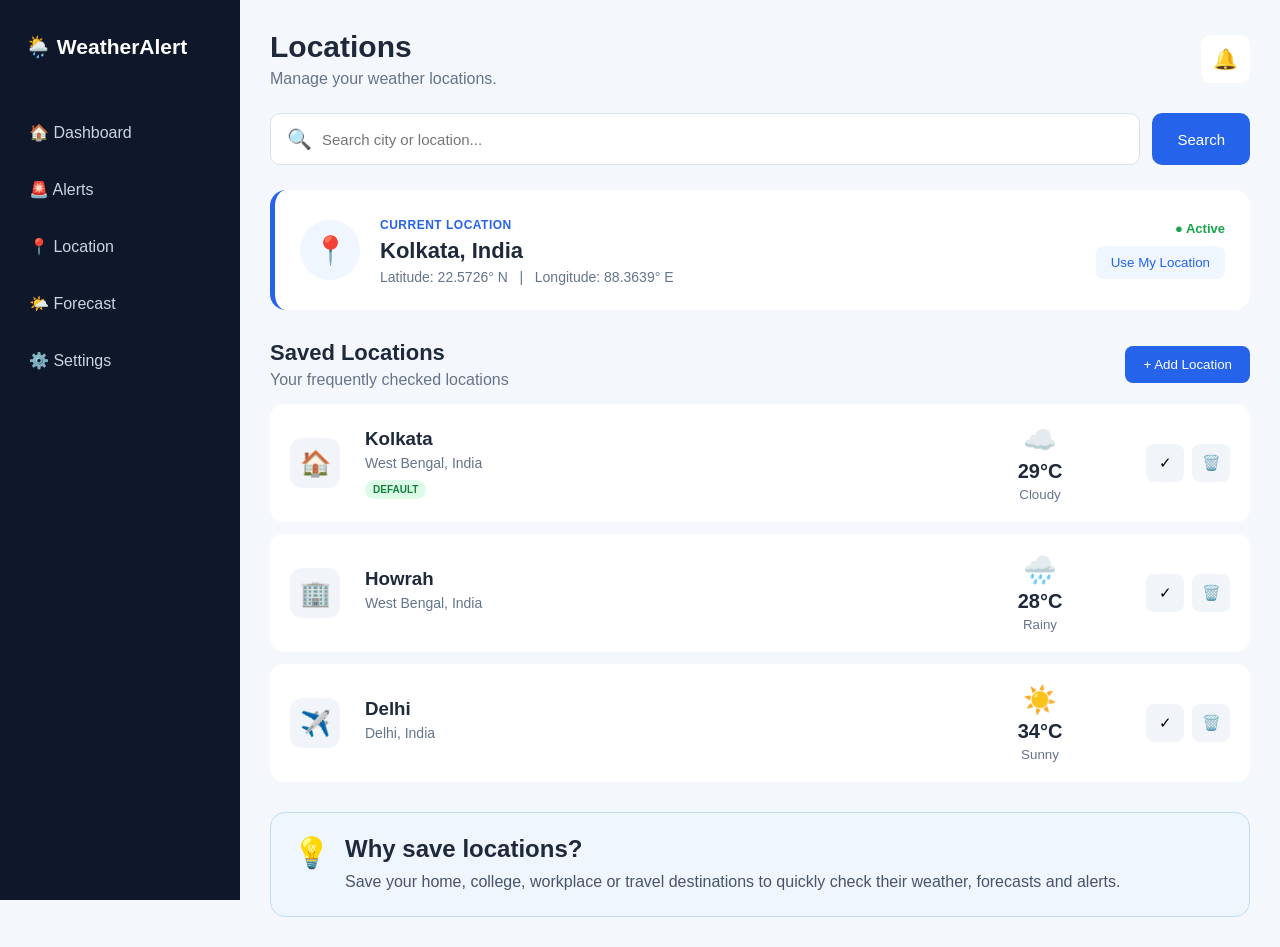
<file: location.html>
<!DOCTYPE html>
<html lang="en">

<head>
    <meta charset="UTF-8">
    <meta name="viewport" content="width=device-width, initial-scale=1.0">

    <title>WeatherAlert - Location</title>

    <link rel="stylesheet" href="location.css">
</head>

<body>

    <!-- SIDEBAR -->
    <aside class="sidebar">

        <div class="logo">
            🌦️ WeatherAlert
        </div>

     <nav>
    <a href="index.html">🏠 Dashboard</a>
    <a href="alert.html">🚨 Alerts</a>
    <a href="location.html">📍 Location</a>
    <a href="forecast.html">🌤️ Forecast</a>
    <a href="setting.html">⚙️ Settings</a>
</nav>

    </aside>


    <!-- MAIN CONTENT -->
    <main class="main-content">

        <!-- HEADER -->
        <header class="header">

            <div>
                <h1>Locations</h1>

                <p>
                    Manage your weather locations.
                </p>
            </div>

            <button class="notification">
                🔔
            </button>

        </header>


        <!-- SEARCH LOCATION -->
        <section class="search-section">

            <div class="search-box">

                <span>🔍</span>

                <input
                    type="text"
                    id="locationInput"
                    placeholder="Search city or location..."
                >

            </div>

            <button
                class="search-btn"
                onclick="searchLocation()">

                Search

            </button>

        </section>


        <!-- CURRENT LOCATION -->
        <section class="current-location">

            <div class="current-icon">
                📍
            </div>

            <div class="current-info">

                <span class="current-label">
                    CURRENT LOCATION
                </span>

                <h2 id="currentCity">
                    Kolkata, India
                </h2>

                <p id="coordinates">
                    Latitude: 22.5726° N
                    &nbsp; | &nbsp;
                    Longitude: 88.3639° E
                </p>

            </div>

            <div class="current-action">

                <span class="active-status">
                    ● Active
                </span>

                <button onclick="useCurrentLocation()">
                    Use My Location
                </button>

            </div>

        </section>


        <!-- SAVED LOCATIONS -->
        <section class="saved-section">

            <div class="section-header">

                <div>
                    <h2>Saved Locations</h2>

                    <p>
                        Your frequently checked locations
                    </p>
                </div>

                <button
                    class="add-btn"
                    onclick="openAddLocation()">

                    + Add Location

                </button>

            </div>


            <div
                class="location-list"
                id="locationList">


                <!-- LOCATION 1 -->

                <div class="location-card">

                    <div class="location-card-icon">
                        🏠
                    </div>

                    <div class="location-details">

                        <h3>Kolkata</h3>

                        <p>
                            West Bengal, India
                        </p>

                        <span class="default-badge">
                            DEFAULT
                        </span>

                    </div>

                    <div class="location-weather">

                        <span>☁️</span>

                        <strong>29°C</strong>

                        <small>
                            Cloudy
                        </small>

                    </div>

                    <div class="location-actions">

                        <button
                            onclick="selectLocation('Kolkata')"
                            title="Select">

                            ✓

                        </button>

                        <button
                            onclick="removeLocation(this)"
                            title="Remove">

                            🗑️

                        </button>

                    </div>

                </div>


                <!-- LOCATION 2 -->

                <div class="location-card">

                    <div class="location-card-icon">
                        🏢
                    </div>

                    <div class="location-details">

                        <h3>Howrah</h3>

                        <p>
                            West Bengal, India
                        </p>

                    </div>

                    <div class="location-weather">

                        <span>🌧️</span>

                        <strong>28°C</strong>

                        <small>
                            Rainy
                        </small>

                    </div>

                    <div class="location-actions">

                        <button
                            onclick="selectLocation('Howrah')"
                            title="Select">

                            ✓

                        </button>

                        <button
                            onclick="removeLocation(this)"
                            title="Remove">

                            🗑️

                        </button>

                    </div>

                </div>


                <!-- LOCATION 3 -->

                <div class="location-card">

                    <div class="location-card-icon">
                        ✈️
                    </div>

                    <div class="location-details">

                        <h3>Delhi</h3>

                        <p>
                            Delhi, India
                        </p>

                    </div>

                    <div class="location-weather">

                        <span>☀️</span>

                        <strong>34°C</strong>

                        <small>
                            Sunny
                        </small>

                    </div>

                    <div class="location-actions">

                        <button
                            onclick="selectLocation('Delhi')"
                            title="Select">

                            ✓

                        </button>

                        <button
                            onclick="removeLocation(this)"
                            title="Remove">

                            🗑️

                        </button>

                    </div>

                </div>


            </div>

        </section>


        <!-- LOCATION INFORMATION -->

        <section class="location-info">

            <div class="info-icon">
                💡
            </div>

            <div>

                <h2>Why save locations?</h2>

                <p>
                    Save your home, college, workplace or travel
                    destinations to quickly check their weather,
                    forecasts and alerts.
                </p>

            </div>

        </section>


    </main>


    <!-- ADD LOCATION MODAL -->

    <div
        class="modal"
        id="locationModal">

        <div class="modal-content">

            <button
                class="close-btn"
                onclick="closeAddLocation()">

                ×

            </button>

            <h2>Add Location</h2>

            <p>
                Enter a city name to save it.
            </p>

            <input
                type="text"
                id="newLocation"
                placeholder="Example: Mumbai"
            >

            <button
                class="save-btn"
                onclick="addLocation()">

                Save Location

            </button>

        </div>

    </div>


    <script src="location.js"></script>

</body>

</html>
</file>
<file: location.css>
* {
    margin: 0;
    padding: 0;
    box-sizing: border-box;
}

body {
    font-family: Arial, sans-serif;

    background: #f4f7fb;

    color: #1e293b;
}


/* ================= SIDEBAR ================= */

.sidebar {
    position: fixed;

    left: 0;
    top: 0;

    width: 240px;
    height: 100vh;

    background: #0f172a;

    color: white;

    padding: 25px 15px;
}

.logo {
    font-size: 21px;

    font-weight: bold;

    padding: 10px;

    margin-bottom: 40px;
}

.sidebar nav {
    display: flex;

    flex-direction: column;

    gap: 10px;
}

.sidebar nav a {
    color: #cbd5e1;

    text-decoration: none;

    padding: 14px;

    border-radius: 10px;

    transition: 0.3s;
}

.sidebar nav a:hover,
.sidebar nav a.active {
    background: #2563eb;

    color: white;
}


/* ================= MAIN ================= */

.main-content {
    margin-left: 240px;

    width: calc(100% - 240px);

    padding: 30px;
}


/* ================= HEADER ================= */

.header {
    display: flex;

    justify-content: space-between;

    align-items: center;

    margin-bottom: 25px;
}

.header h1 {
    font-size: 30px;
}

.header p {
    margin-top: 6px;

    color: #64748b;
}

.notification {
    border: none;

    background: white;

    padding: 12px;

    border-radius: 10px;

    font-size: 20px;

    cursor: pointer;
}


/* ================= SEARCH ================= */

.search-section {
    display: flex;

    gap: 12px;

    margin-bottom: 25px;
}

.search-box {
    flex: 1;

    background: white;

    border: 1px solid #dbe2ea;

    border-radius: 10px;

    padding: 13px 16px;

    display: flex;

    align-items: center;

    gap: 10px;
}

.search-box span {
    font-size: 20px;
}

.search-box input {
    width: 100%;

    border: none;

    outline: none;

    font-size: 15px;
}

.search-btn {
    border: none;

    background: #2563eb;

    color: white;

    padding: 0 25px;

    border-radius: 10px;

    cursor: pointer;

    font-size: 15px;
}

.search-btn:hover {
    background: #1d4ed8;
}


/* ================= CURRENT LOCATION ================= */

.current-location {
    background: white;

    border-radius: 16px;

    padding: 25px;

    display: flex;

    align-items: center;

    gap: 20px;

    margin-bottom: 30px;

    border-left: 5px solid #2563eb;
}

.current-icon {
    width: 60px;

    height: 60px;

    background: #eff6ff;

    border-radius: 50%;

    display: flex;

    justify-content: center;

    align-items: center;

    font-size: 28px;
}

.current-info {
    flex: 1;
}

.current-label {
    color: #2563eb;

    font-size: 12px;

    font-weight: bold;

    letter-spacing: 0.5px;
}

.current-info h2 {
    margin: 5px 0;

    font-size: 22px;
}

.current-info p {
    color: #64748b;

    font-size: 14px;
}

.current-action {
    display: flex;

    flex-direction: column;

    align-items: flex-end;

    gap: 10px;
}

.active-status {
    color: #16a34a;

    font-size: 13px;

    font-weight: bold;
}

.current-action button {
    border: none;

    background: #eff6ff;

    color: #2563eb;

    padding: 9px 15px;

    border-radius: 8px;

    cursor: pointer;
}


/* ================= SECTION HEADER ================= */

.section-header {
    display: flex;

    justify-content: space-between;

    align-items: center;

    margin-bottom: 15px;
}

.section-header h2 {
    font-size: 22px;
}

.section-header p {
    color: #64748b;

    margin-top: 5px;
}

.add-btn {
    border: none;

    background: #2563eb;

    color: white;

    padding: 11px 18px;

    border-radius: 8px;

    cursor: pointer;
}


/* ================= LOCATION LIST ================= */

.location-list {
    display: flex;

    flex-direction: column;

    gap: 12px;

    margin-bottom: 30px;
}

.location-card {
    background: white;

    padding: 20px;

    border-radius: 14px;

    display: grid;

    grid-template-columns:
        60px 1fr 150px 100px;

    align-items: center;

    gap: 15px;

    transition: 0.3s;
}

.location-card:hover {
    transform: translateY(-2px);

    box-shadow:
        0 5px 15px rgba(0, 0, 0, 0.07);
}

.location-card-icon {
    width: 50px;

    height: 50px;

    background: #f1f5f9;

    border-radius: 12px;

    display: flex;

    justify-content: center;

    align-items: center;

    font-size: 25px;
}

.location-details h3 {
    margin-bottom: 5px;
}

.location-details p {
    color: #64748b;

    font-size: 14px;

    margin-bottom: 8px;
}

.default-badge {
    display: inline-block;

    background: #dcfce7;

    color: #15803d;

    padding: 4px 8px;

    border-radius: 15px;

    font-size: 10px;

    font-weight: bold;
}


/* ================= LOCATION WEATHER ================= */

.location-weather {
    display: flex;

    flex-direction: column;

    align-items: center;

    gap: 4px;
}

.location-weather span {
    font-size: 27px;
}

.location-weather strong {
    font-size: 20px;
}

.location-weather small {
    color: #64748b;
}


/* ================= ACTIONS ================= */

.location-actions {
    display: flex;

    justify-content: flex-end;

    gap: 8px;
}

.location-actions button {
    width: 38px;

    height: 38px;

    border: none;

    background: #f1f5f9;

    border-radius: 8px;

    cursor: pointer;

    font-size: 15px;
}

.location-actions button:hover {
    background: #e2e8f0;
}


/* ================= INFO ================= */

.location-info {
    background: #eff6ff;

    border: 1px solid #bfdbfe;

    border-radius: 15px;

    padding: 22px;

    display: flex;

    gap: 15px;

    align-items: flex-start;
}

.info-icon {
    font-size: 30px;
}

.location-info h2 {
    margin-bottom: 7px;
}

.location-info p {
    color: #475569;

    line-height: 1.5;
}


/* ================= MODAL ================= */

.modal {
    display: none;

    position: fixed;

    inset: 0;

    background: rgba(15, 23, 42, 0.55);

    justify-content: center;

    align-items: center;

    z-index: 100;
}

.modal-content {
    width: 400px;

    max-width: 90%;

    background: white;

    border-radius: 16px;

    padding: 30px;

    position: relative;
}

.close-btn {
    position: absolute;

    right: 15px;

    top: 12px;

    border: none;

    background: none;

    font-size: 25px;

    cursor: pointer;

    color: #64748b;
}

.modal-content h2 {
    margin-bottom: 8px;
}

.modal-content p {
    color: #64748b;

    margin-bottom: 20px;
}

.modal-content input {
    width: 100%;

    padding: 13px;

    border: 1px solid #cbd5e1;

    border-radius: 8px;

    outline: none;

    margin-bottom: 15px;
}

.save-btn {
    width: 100%;

    border: none;

    background: #2563eb;

    color: white;

    padding: 13px;

    border-radius: 8px;

    cursor: pointer;
}


/* ================= RESPONSIVE ================= */

@media (max-width: 900px) {

    .sidebar {
        width: 190px;
    }

    .main-content {
        margin-left: 190px;

        width: calc(100% - 190px);
    }

    .location-card {
        grid-template-columns:
            50px 1fr 100px;
    }

    .location-actions {
        grid-column: 3;
    }
}


@media (max-width: 600px) {

    .sidebar {
        display: none;
    }

    .main-content {
        margin-left: 0;

        width: 100%;

        padding: 15px;
    }

    .search-section {
        flex-direction: column;
    }

    .search-btn {
        padding: 12px;
    }

    .current-location {
        flex-direction: column;

        align-items: flex-start;
    }

    .current-action {
        align-items: flex-start;
    }

    .section-header {
        flex-direction: column;

        align-items: flex-start;

        gap: 15px;
    }

    .location-card {
        grid-template-columns:
            50px 1fr;

        gap: 15px;
    }

    .location-weather {
        align-items: flex-start;

        grid-column: 2;
    }

    .location-actions {
        grid-column: 2;

        justify-content: flex-start;
    }
}
</file>
